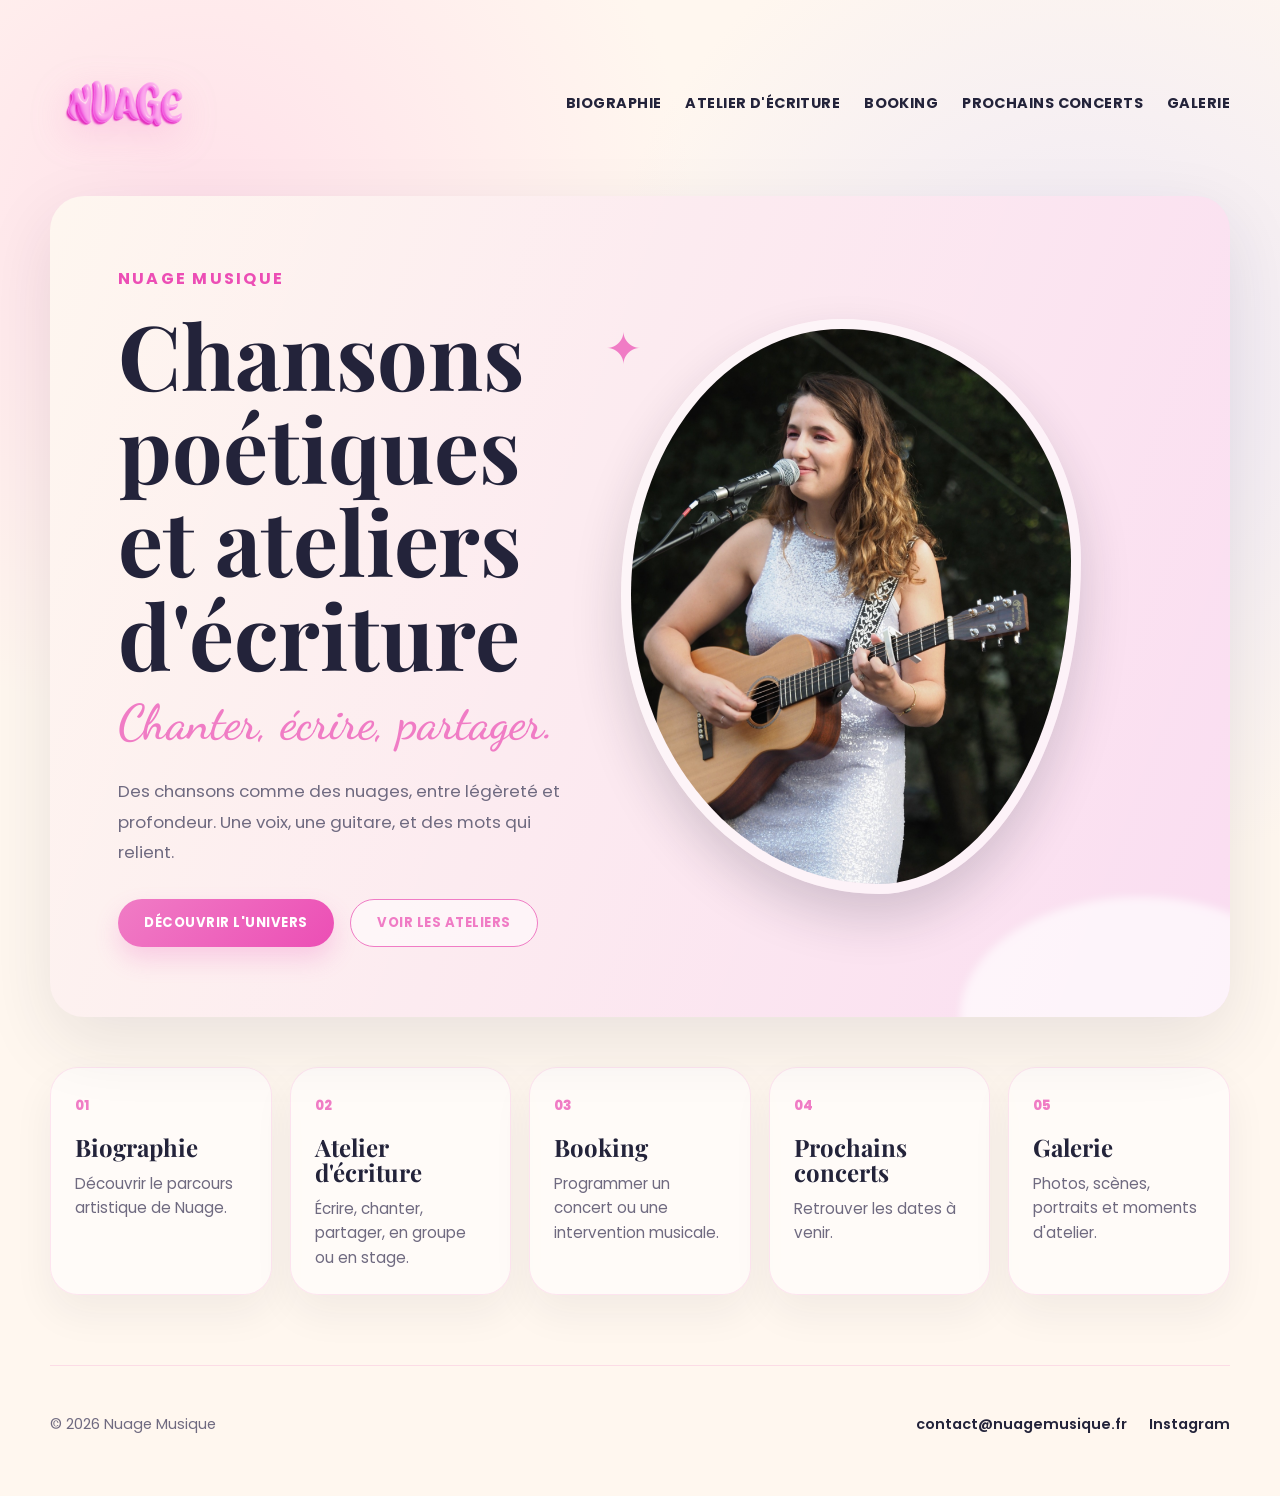
<file: index.html>
<!DOCTYPE html>
<html lang="fr">
<head>
  <meta charset="UTF-8" />
  <meta name="viewport" content="width=device-width, initial-scale=1.0" />
  <title>Nuage Musique</title>
  <meta name="description" content="Nuage Musique, chansons poétiques, concerts et ateliers d'écriture de chansons à Paris." />
  <link rel="preconnect" href="https://fonts.googleapis.com">
  <link rel="preconnect" href="https://fonts.gstatic.com" crossorigin>
  <link href="https://fonts.googleapis.com/css2?family=Playfair+Display:wght@600;700&family=Poppins:wght@300;400;500;600;700&family=Dancing+Script:wght@600&display=swap" rel="stylesheet">
  <link rel="stylesheet" href="style.css" />
</head>
<body>
  <header class="site-header">
    <a class="brand" href="index.html" aria-label="Accueil Nuage Musique">
      <img src="images/logo-nuage-rose.png" alt="Logo Nuage" />
    </a>
    <nav class="main-nav" aria-label="Navigation principale">
      <a href="biographie.html">Biographie</a>
      <a href="ateliers.html">Atelier&nbsp;d'écriture</a>
      <a href="booking.html">Booking</a>
      <a href="concerts.html">Prochains&nbsp;concerts</a>
      <a href="galerie.html">Galerie</a>
    </nav>
  </header>

  <main>
    <section class="hero">
      <div class="hero-text">
        <p class="eyebrow">Nuage Musique</p>
        <h1>Chansons poétiques<br>et ateliers d'écriture</h1>
        <p class="intro">Des chansons comme des nuages, entre légèreté et profondeur. Une voix, une guitare, et des mots qui relient.</p>
        <div class="actions">
          <a class="button primary" href="biographie.html">Découvrir l'univers</a>
          <a class="button secondary" href="ateliers.html">Voir les ateliers</a>
        </div>
      </div>
      <div class="hero-image">
        <img src="images/photos/concert-1.jpeg" alt="Nuage en concert avec une guitare" />
      </div>
    </section>

    <section class="home-cards" aria-label="Accès rapides">
      <a class="card" href="biographie.html">
        <span>01</span>
        <h2>Biographie</h2>
        <p>Découvrir le parcours artistique de Nuage.</p>
      </a>
      <a class="card" href="ateliers.html">
        <span>02</span>
        <h2>Atelier d'écriture</h2>
        <p>Écrire, chanter, partager, en groupe ou en stage.</p>
      </a>
      <a class="card" href="booking.html">
        <span>03</span>
        <h2>Booking</h2>
        <p>Programmer un concert ou une intervention musicale.</p>
      </a>
      <a class="card" href="concerts.html">
        <span>04</span>
        <h2>Prochains concerts</h2>
        <p>Retrouver les dates à venir.</p>
      </a>
      <a class="card" href="galerie.html">
        <span>05</span>
        <h2>Galerie</h2>
        <p>Photos, scènes, portraits et moments d'atelier.</p>
      </a>
    </section>
  </main>

  <footer class="site-footer">
    <p>© 2026 Nuage Musique</p>
    <div class="footer-links">
      <a href="mailto:contact@nuagemusique.fr">contact@nuagemusique.fr</a>
      <a href="https://www.instagram.com/nuage.musique/">Instagram</a>
    </div>
  </footer>
</body>
</html>
</file>
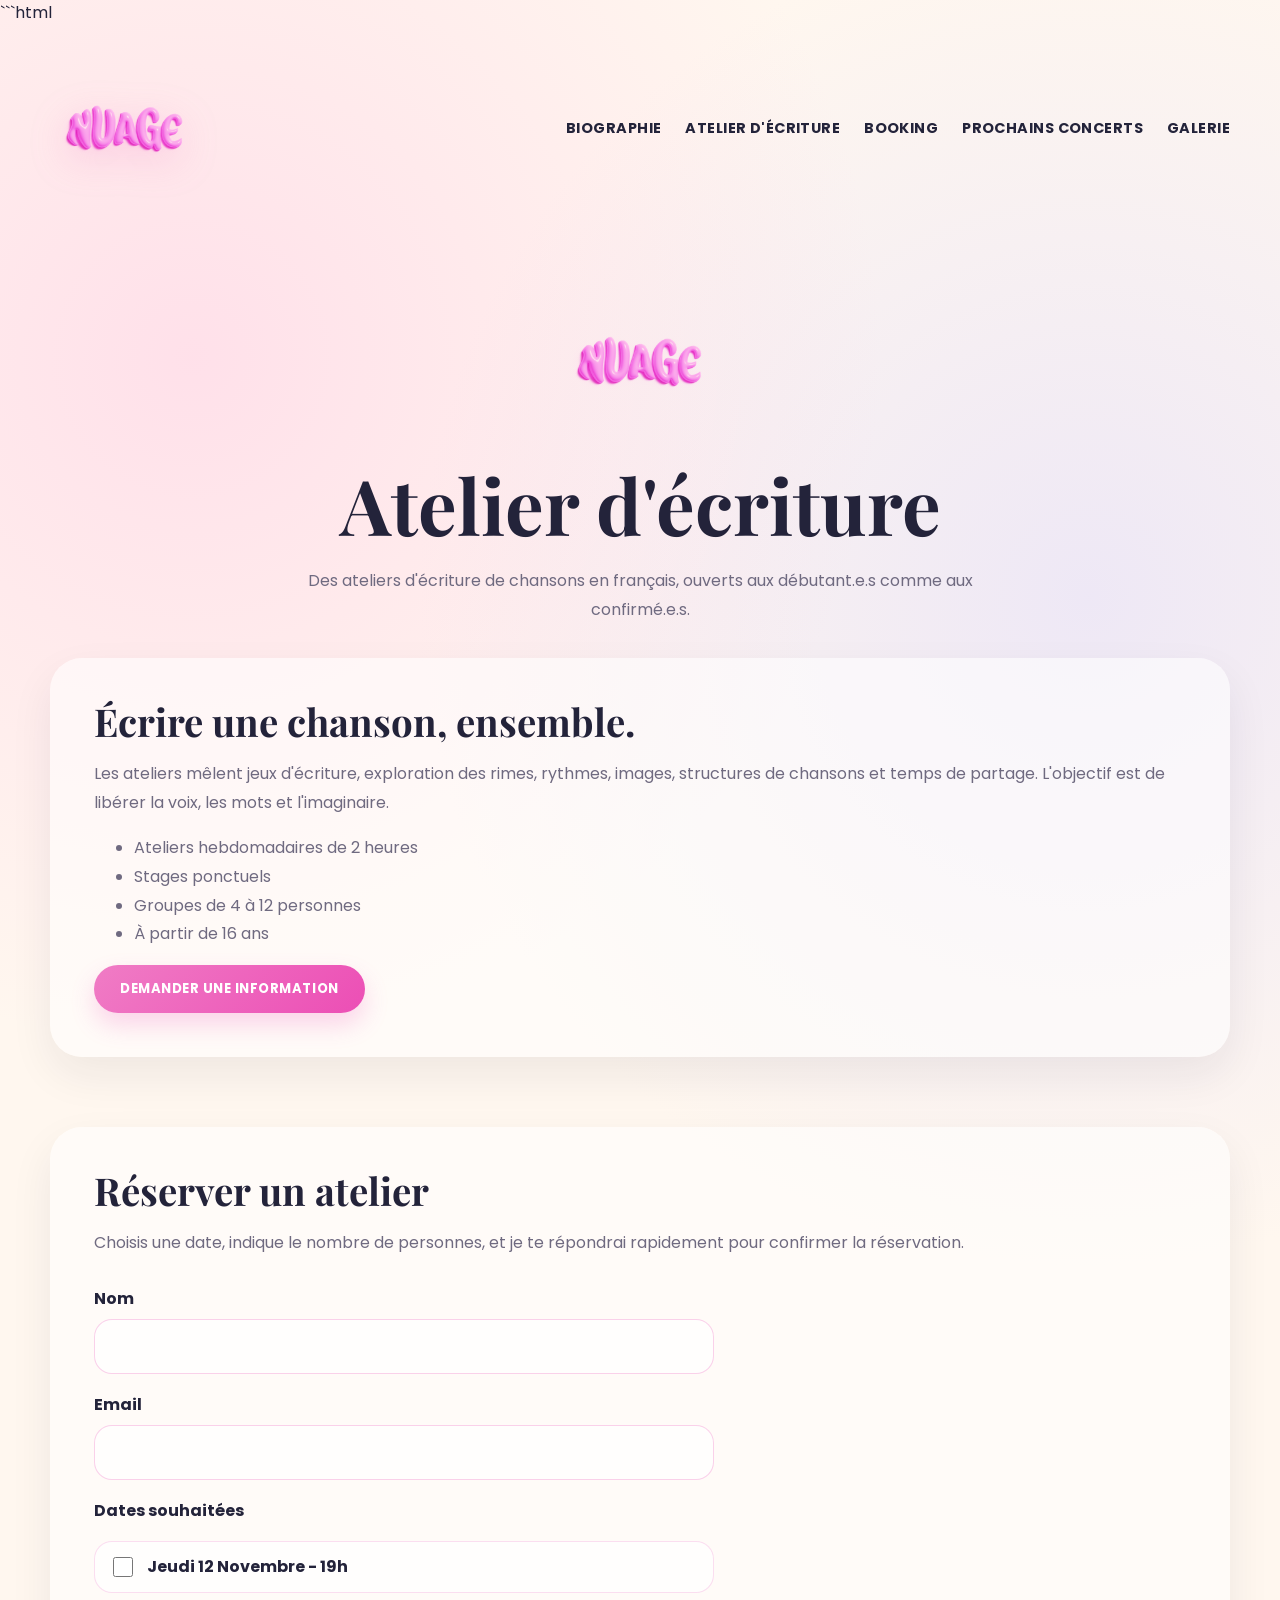
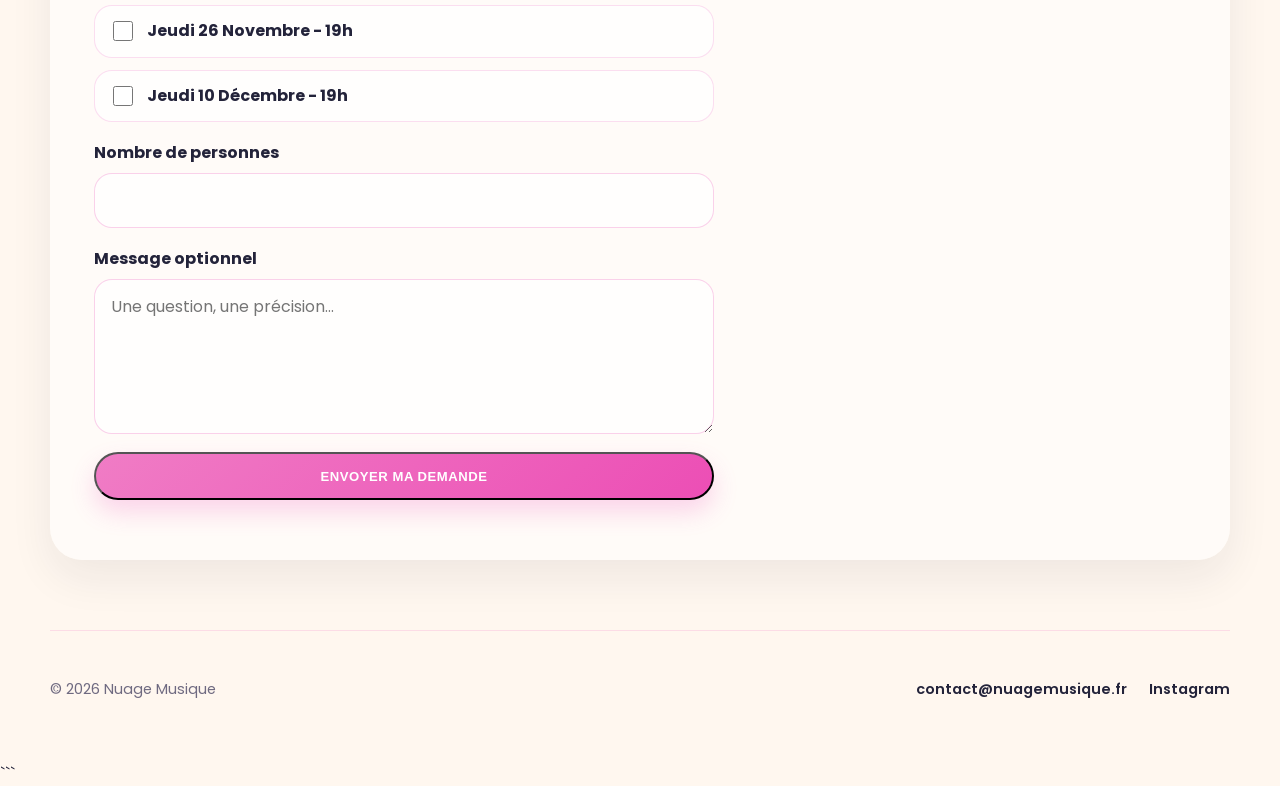
<file: ateliers.html>
```html
<!DOCTYPE html>
<html lang="fr">
<head>
  <meta charset="UTF-8" />
  <meta name="viewport" content="width=device-width, initial-scale=1.0" />
  <title>Ateliers - Nuage Musique</title>

  <link rel="preconnect" href="https://fonts.googleapis.com">
  <link rel="preconnect" href="https://fonts.gstatic.com" crossorigin>
  <link href="https://fonts.googleapis.com/css2?family=Playfair+Display:wght@600;700&family=Poppins:wght@300;400;500;600;700&family=Dancing+Script:wght@600&display=swap" rel="stylesheet">

  <link rel="stylesheet" href="style.css" />
</head>

<body>

  <header class="site-header">
    <a class="brand" href="index.html">
      <img src="images/logo-nuage-rose.png" alt="Logo Nuage" />
    </a>

    <nav class="main-nav">
      <a href="biographie.html">Biographie</a>
      <a href="ateliers.html">Atelier d'écriture</a>
      <a href="booking.html">Booking</a>
      <a href="concerts.html">Prochains concerts</a>
      <a href="galerie.html">Galerie</a>
    </nav>
  </header>

  <main>

    <section class="page-hero">
      <img class="logo-small" src="images/logo-nuage-rose.png" alt="Logo Nuage" />

      <h1>Atelier d'écriture</h1>

      <p>
        Des ateliers d'écriture de chansons en français,
        ouverts aux débutant.e.s comme aux confirmé.e.s.
      </p>
    </section>

    <section class="page-section">
      <h2>Écrire une chanson, ensemble.</h2>

      <p>
        Les ateliers mêlent jeux d'écriture, exploration des rimes,
        rythmes, images, structures de chansons et temps de partage.
        L'objectif est de libérer la voix, les mots et l'imaginaire.
      </p>

      <ul>
        <li>Ateliers hebdomadaires de 2 heures</li>
        <li>Stages ponctuels</li>
        <li>Groupes de 4 à 12 personnes</li>
        <li>À partir de 16 ans</li>
      </ul>

      <a class="button primary" href="mailto:contact@nuagemusique.fr">
        Demander une information
      </a>
    </section>

    <section class="page-section">

      <h2>Réserver un atelier</h2>

      <p>
        Choisis une date, indique le nombre de personnes,
        et je te répondrai rapidement pour confirmer la réservation.
      </p>

      <form
        class="booking-form"
        action="https://formspree.io/f/xgobyndw"
        method="POST"
      >
      <input
        type="hidden"
        name="_next"
        value="https://nuagemusique.github.io/nuagemusique-site/merci.html"
      >
        <label>
          Nom
          <input type="text" name="nom" required>
        </label>

        <label>
          Email
          <input type="email" name="email" required>
        </label>

       <label>Dates souhaitées</label>

<div class="date-options">

  <label class="date-option">
    <input type="checkbox" name="dates[]" value="Jeudi 12 Novembre - 19h">
    <span>Jeudi 12 Novembre - 19h</span>
  </label>

  <label class="date-option">
    <input type="checkbox" name="dates[]" value="Jeudi 26 Novembre - 19h">
    <span>Jeudi 26 Novembre - 19h</span>
  </label>

  <label class="date-option">
    <input type="checkbox" name="dates[]" value="Jeudi 10 Décembre - 19h">
    <span>Jeudi 10 Décembre - 19h</span>
  </label>

</div>

        <label>
          Nombre de personnes
          <input
            type="number"
            name="nombre_de_personnes"
            min="1"
            max="10"
            required
          >
        </label>

        <label>
          Message optionnel
          <textarea
            name="message"
            rows="5"
            placeholder="Une question, une précision..."
          ></textarea>
        </label>

        <button class="button primary" type="submit">
          Envoyer ma demande
        </button>

      </form>

    </section>

  </main>

  <footer class="site-footer">
    <p>© 2026 Nuage Musique</p>

    <div class="footer-links">
      <a href="mailto:contact@nuagemusique.fr">
        contact@nuagemusique.fr
      </a>

      <a href="https://www.instagram.com/nuage.musique/" target="_blank">
        Instagram
      </a>
    </div>
  </footer>

</body>
</html>
```
</file>
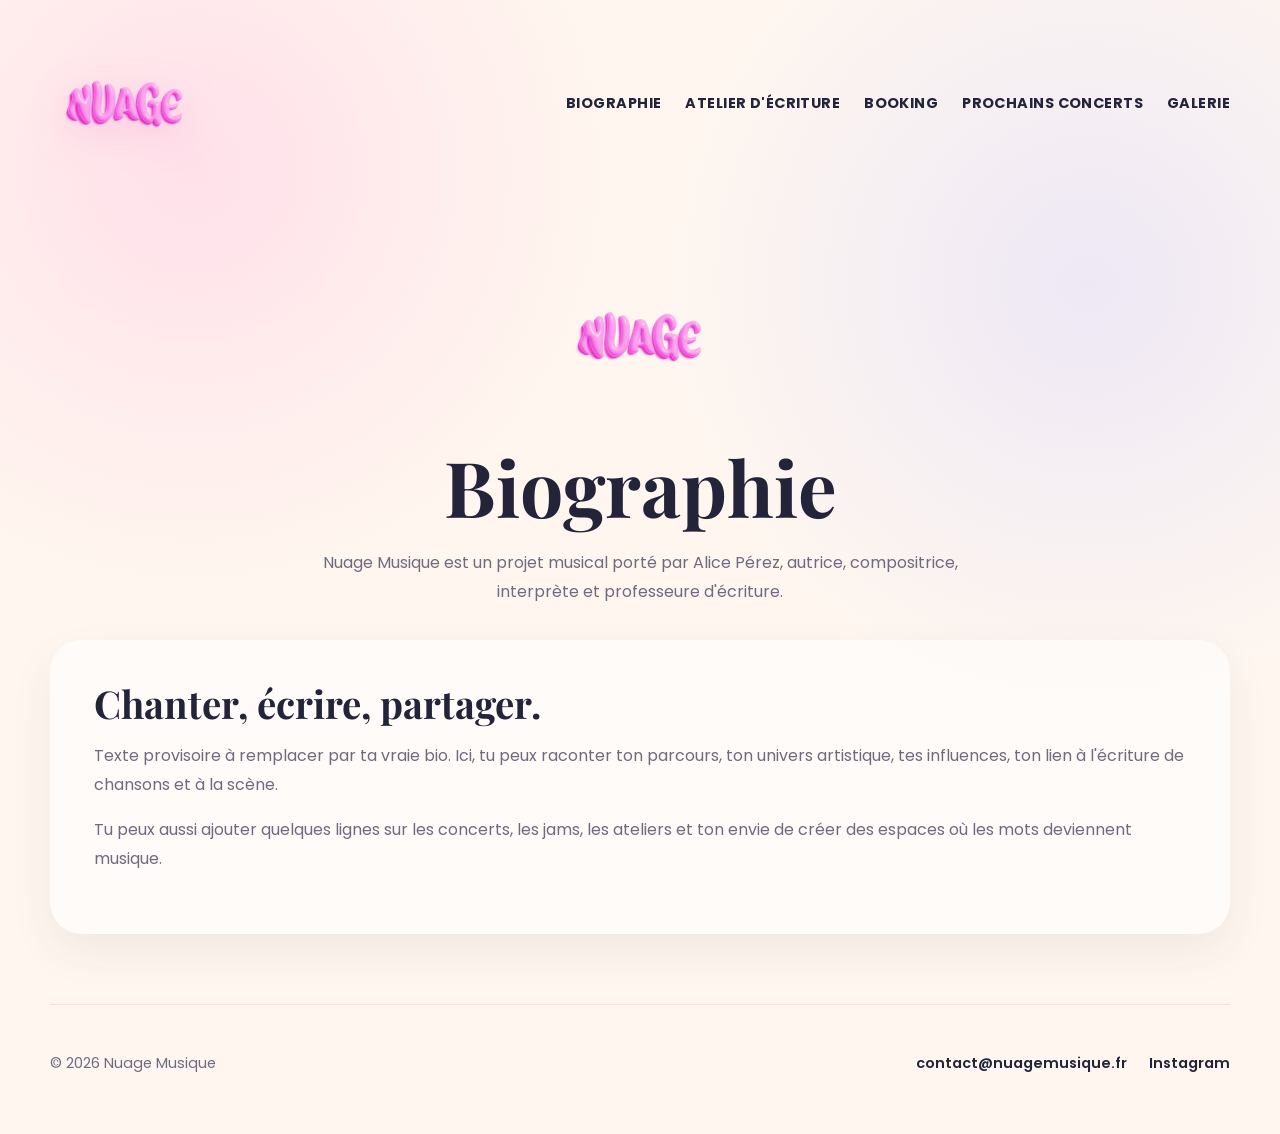
<file: biographie.html>
<!DOCTYPE html>
<html lang="fr">
<head>
  <meta charset="UTF-8" />
  <meta name="viewport" content="width=device-width, initial-scale=1.0" />
  <title>Biographie - Nuage Musique</title>
  <link rel="preconnect" href="https://fonts.googleapis.com">
  <link rel="preconnect" href="https://fonts.gstatic.com" crossorigin>
  <link href="https://fonts.googleapis.com/css2?family=Playfair+Display:wght@600;700&family=Poppins:wght@300;400;500;600;700&family=Dancing+Script:wght@600&display=swap" rel="stylesheet">
  <link rel="stylesheet" href="style.css" />
</head>
<body>
  <header class="site-header">
    <a class="brand" href="index.html"><img src="images/logo-nuage-rose.png" alt="Logo Nuage" /></a>
    <nav class="main-nav">
      <a href="biographie.html">Biographie</a>
      <a href="ateliers.html">Atelier d'écriture</a>
      <a href="booking.html">Booking</a>
      <a href="concerts.html">Prochains concerts</a>
      <a href="galerie.html">Galerie</a>
    </nav>
  </header>
  <main>
    <section class="page-hero">
      <img class="logo-small" src="images/logo-nuage-rose.png" alt="Logo Nuage" />
      <h1>Biographie</h1>
      <p>Nuage Musique est un projet musical porté par Alice Pérez, autrice, compositrice, interprète et professeure d'écriture.</p>
    </section>
    <section class="page-section">
      <h2>Chanter, écrire, partager.</h2>
      <p>Texte provisoire à remplacer par ta vraie bio. Ici, tu peux raconter ton parcours, ton univers artistique, tes influences, ton lien à l'écriture de chansons et à la scène.</p>
      <p>Tu peux aussi ajouter quelques lignes sur les concerts, les jams, les ateliers et ton envie de créer des espaces où les mots deviennent musique.</p>
    </section>
  </main>
  <footer class="site-footer"><p>© 2026 Nuage Musique</p><div class="footer-links"><a href="mailto:contact@nuagemusique.fr">contact@nuagemusique.fr</a><a href="https://www.instagram.com/nuage.musique/">Instagram</a></div></footer>
</body>
</html>
</file>
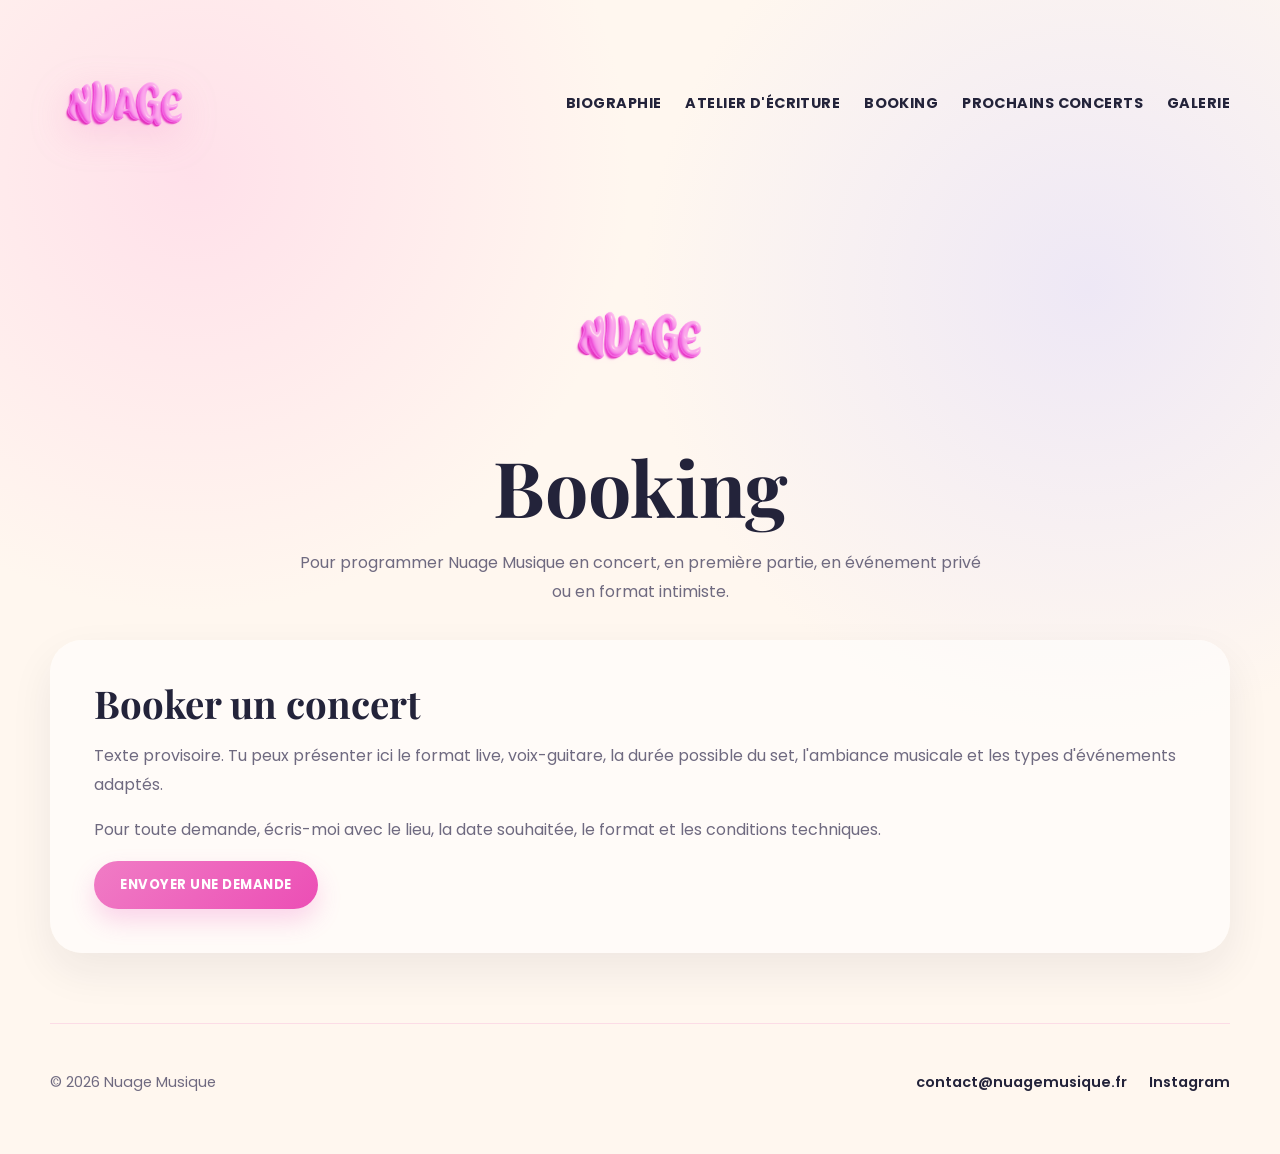
<file: booking.html>
<!DOCTYPE html>
<html lang="fr">
<head>
  <meta charset="UTF-8" />
  <meta name="viewport" content="width=device-width, initial-scale=1.0" />
  <title>Booking - Nuage Musique</title>
  <link rel="preconnect" href="https://fonts.googleapis.com">
  <link rel="preconnect" href="https://fonts.gstatic.com" crossorigin>
  <link href="https://fonts.googleapis.com/css2?family=Playfair+Display:wght@600;700&family=Poppins:wght@300;400;500;600;700&family=Dancing+Script:wght@600&display=swap" rel="stylesheet">
  <link rel="stylesheet" href="style.css" />
</head>
<body>
  <header class="site-header">
    <a class="brand" href="index.html"><img src="images/logo-nuage-rose.png" alt="Logo Nuage" /></a>
    <nav class="main-nav">
      <a href="biographie.html">Biographie</a>
      <a href="ateliers.html">Atelier d'écriture</a>
      <a href="booking.html">Booking</a>
      <a href="concerts.html">Prochains concerts</a>
      <a href="galerie.html">Galerie</a>
    </nav>
  </header>
  <main>
    <section class="page-hero">
      <img class="logo-small" src="images/logo-nuage-rose.png" alt="Logo Nuage" />
      <h1>Booking</h1>
      <p>Pour programmer Nuage Musique en concert, en première partie, en événement privé ou en format intimiste.</p>
    </section>
    <section class="page-section">
      <h2>Booker un concert</h2>
      <p>Texte provisoire. Tu peux présenter ici le format live, voix-guitare, la durée possible du set, l'ambiance musicale et les types d'événements adaptés.</p>
      <p>Pour toute demande, écris-moi avec le lieu, la date souhaitée, le format et les conditions techniques.</p>
      <a class="button primary" href="mailto:contact@nuagemusique.fr">Envoyer une demande</a>
    </section>
  </main>
  <footer class="site-footer"><p>© 2026 Nuage Musique</p><div class="footer-links"><a href="mailto:contact@nuagemusique.fr">contact@nuagemusique.fr</a><a href="https://www.instagram.com/nuage.musique/">Instagram</a></div></footer>
</body>
</html>
</file>
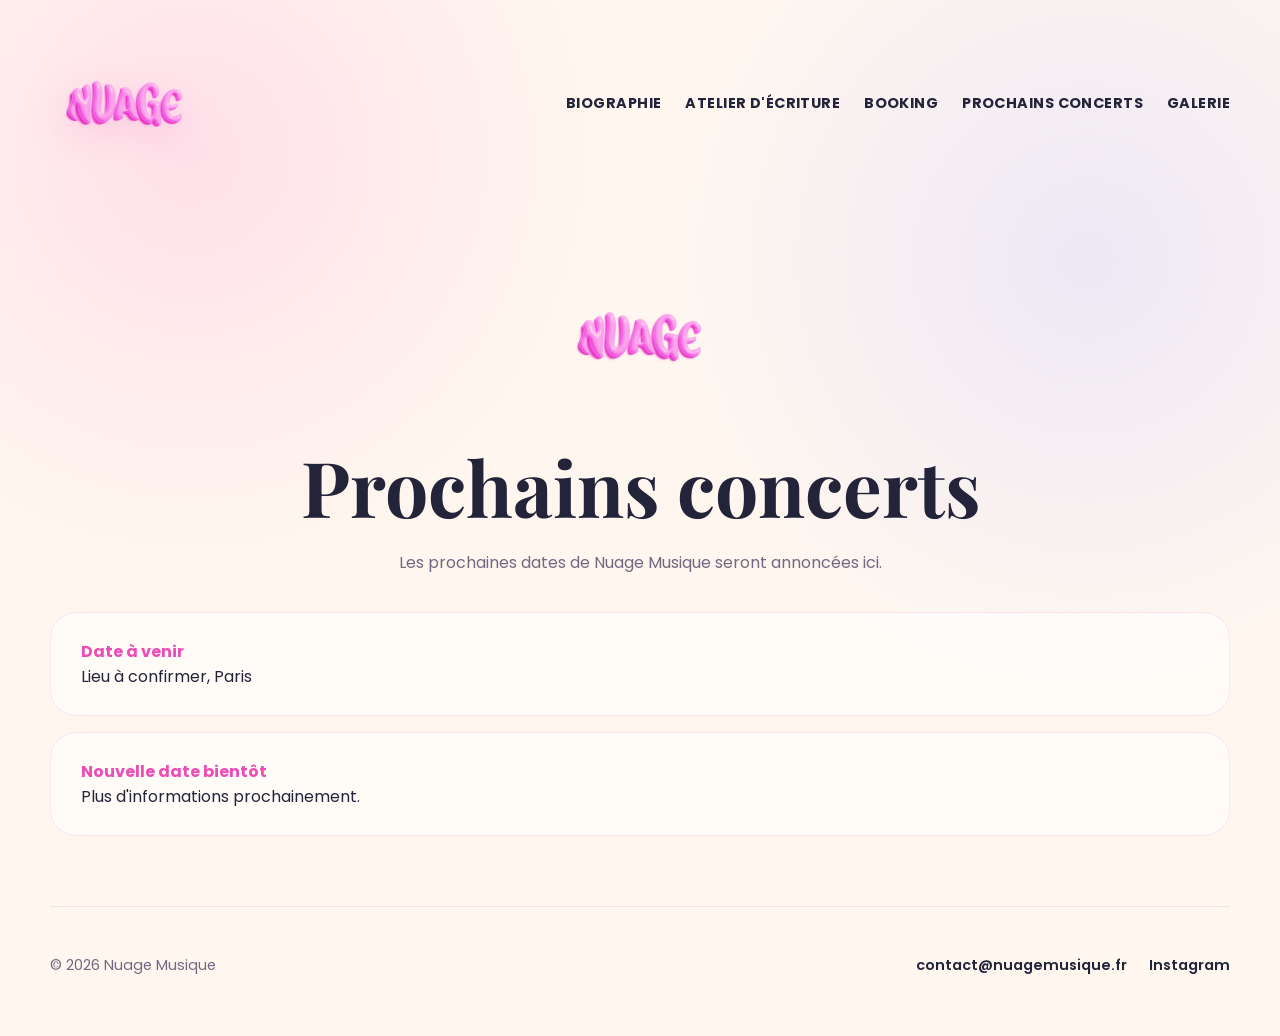
<file: concerts.html>
<!DOCTYPE html>
<html lang="fr">
<head>
  <meta charset="UTF-8" />
  <meta name="viewport" content="width=device-width, initial-scale=1.0" />
  <title>Concerts - Nuage Musique</title>
  <link rel="preconnect" href="https://fonts.googleapis.com">
  <link rel="preconnect" href="https://fonts.gstatic.com" crossorigin>
  <link href="https://fonts.googleapis.com/css2?family=Playfair+Display:wght@600;700&family=Poppins:wght@300;400;500;600;700&family=Dancing+Script:wght@600&display=swap" rel="stylesheet">
  <link rel="stylesheet" href="style.css" />
</head>
<body>
  <header class="site-header">
    <a class="brand" href="index.html"><img src="images/logo-nuage-rose.png" alt="Logo Nuage" /></a>
    <nav class="main-nav">
      <a href="biographie.html">Biographie</a>
      <a href="ateliers.html">Atelier d'écriture</a>
      <a href="booking.html">Booking</a>
      <a href="concerts.html">Prochains concerts</a>
      <a href="galerie.html">Galerie</a>
    </nav>
  </header>
  <main>
    <section class="page-hero">
      <img class="logo-small" src="images/logo-nuage-rose.png" alt="Logo Nuage" />
      <h1>Prochains concerts</h1>
      <p>Les prochaines dates de Nuage Musique seront annoncées ici.</p>
    </section>
    <section class="concert-list">
      <article class="concert-item"><strong>Date à venir</strong><br>Lieu à confirmer, Paris</article>
      <article class="concert-item"><strong>Nouvelle date bientôt</strong><br>Plus d'informations prochainement.</article>
    </section>
  </main>
  <footer class="site-footer"><p>© 2026 Nuage Musique</p><div class="footer-links"><a href="mailto:contact@nuagemusique.fr">contact@nuagemusique.fr</a><a href="https://www.instagram.com/nuage.musique/">Instagram</a></div></footer>
</body>
</html>
</file>
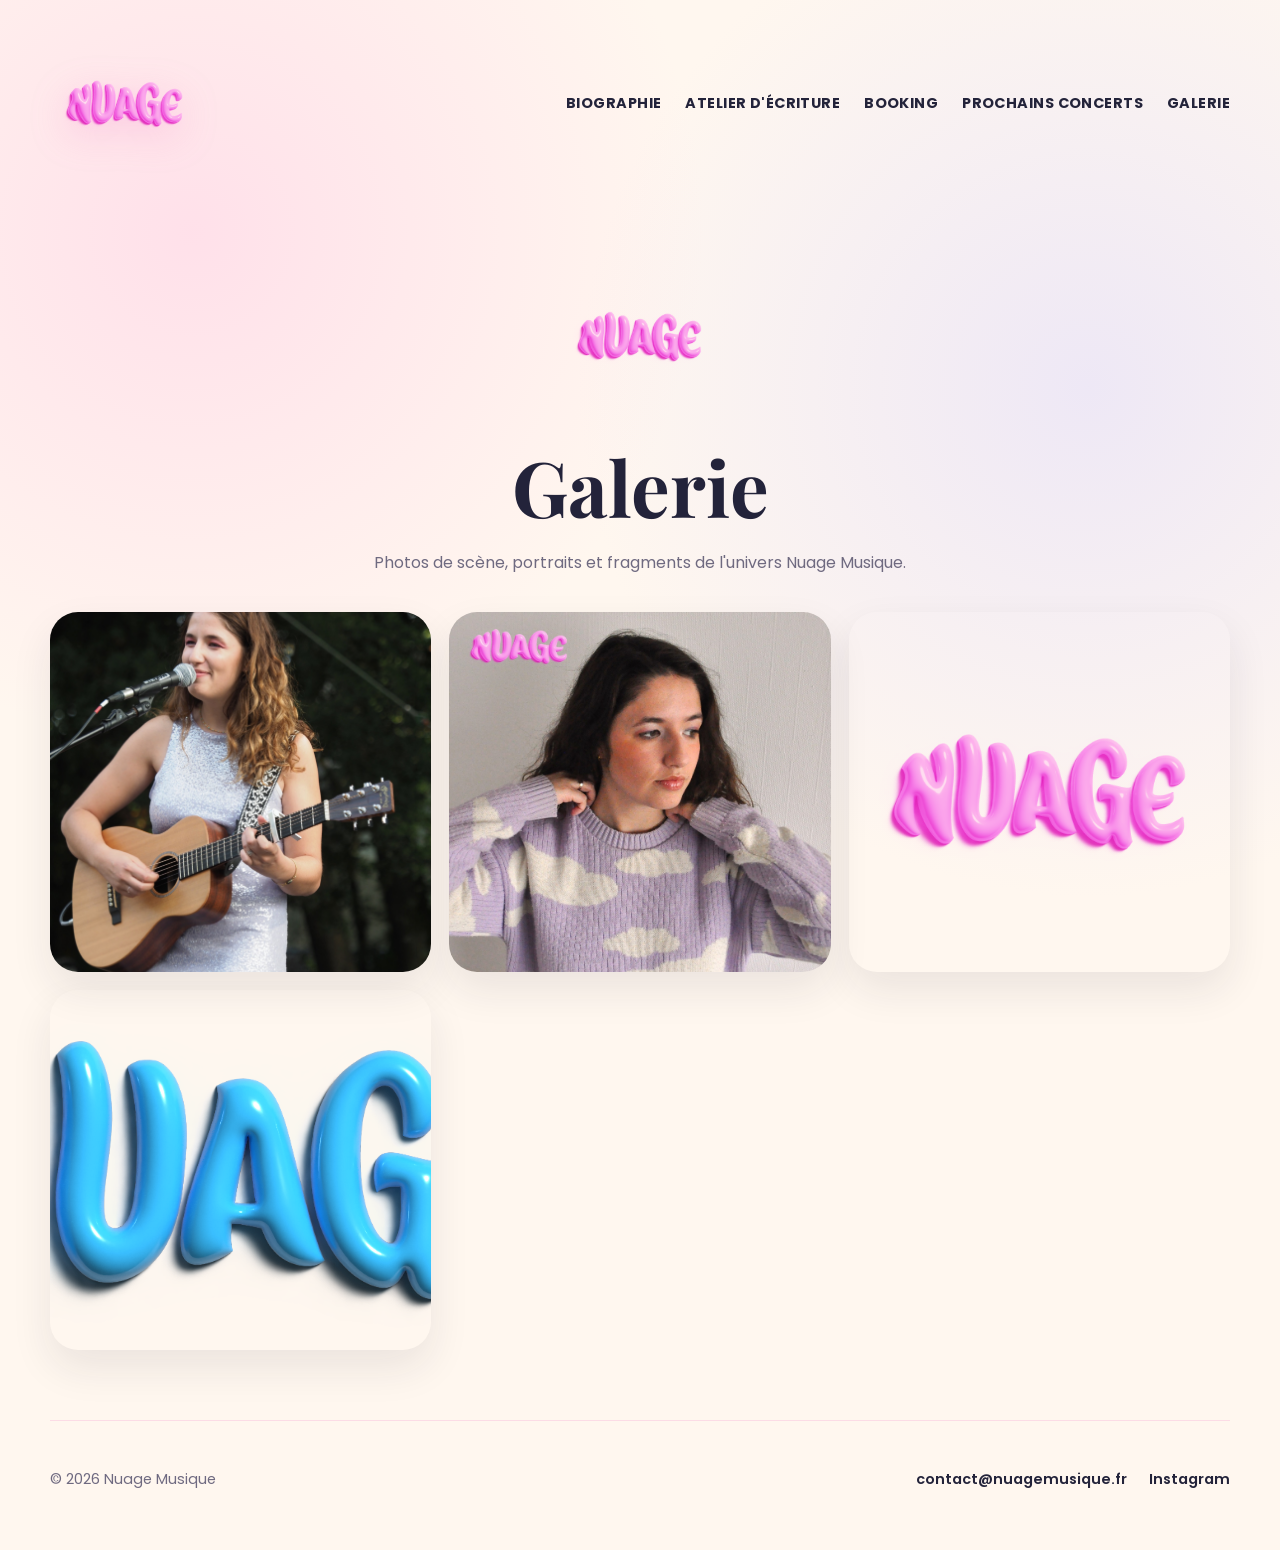
<file: galerie.html>
<!DOCTYPE html>
<html lang="fr">
<head>
  <meta charset="UTF-8" />
  <meta name="viewport" content="width=device-width, initial-scale=1.0" />
  <title>Galerie - Nuage Musique</title>
  <link rel="preconnect" href="https://fonts.googleapis.com">
  <link rel="preconnect" href="https://fonts.gstatic.com" crossorigin>
  <link href="https://fonts.googleapis.com/css2?family=Playfair+Display:wght@600;700&family=Poppins:wght@300;400;500;600;700&family=Dancing+Script:wght@600&display=swap" rel="stylesheet">
  <link rel="stylesheet" href="style.css" />
</head>
<body>
  <header class="site-header">
    <a class="brand" href="index.html"><img src="images/logo-nuage-rose.png" alt="Logo Nuage" /></a>
    <nav class="main-nav">
      <a href="biographie.html">Biographie</a>
      <a href="ateliers.html">Atelier d'écriture</a>
      <a href="booking.html">Booking</a>
      <a href="concerts.html">Prochains concerts</a>
      <a href="galerie.html">Galerie</a>
    </nav>
  </header>
  <main>
    <section class="page-hero">
      <img class="logo-small" src="images/logo-nuage-rose.png" alt="Logo Nuage" />
      <h1>Galerie</h1>
      <p>Photos de scène, portraits et fragments de l'univers Nuage Musique.</p>
    </section>
    <section class="gallery-grid">
      <img src="images/photos/concert-1.jpeg" alt="Nuage en concert" />
      <img src="images/photos/portrait-nuage.jpg" alt="Portrait Nuage" />
      <img src="images/logo-nuage-rose.png" alt="Logo Nuage rose" />
      <img src="images/logo-nuage-bleu.png" alt="Logo Nuage bleu" />
    </section>
  </main>
  <footer class="site-footer"><p>© 2026 Nuage Musique</p><div class="footer-links"><a href="mailto:contact@nuagemusique.fr">contact@nuagemusique.fr</a><a href="https://www.instagram.com/nuage.musique/">Instagram</a></div></footer>
</body>
</html>
</file>
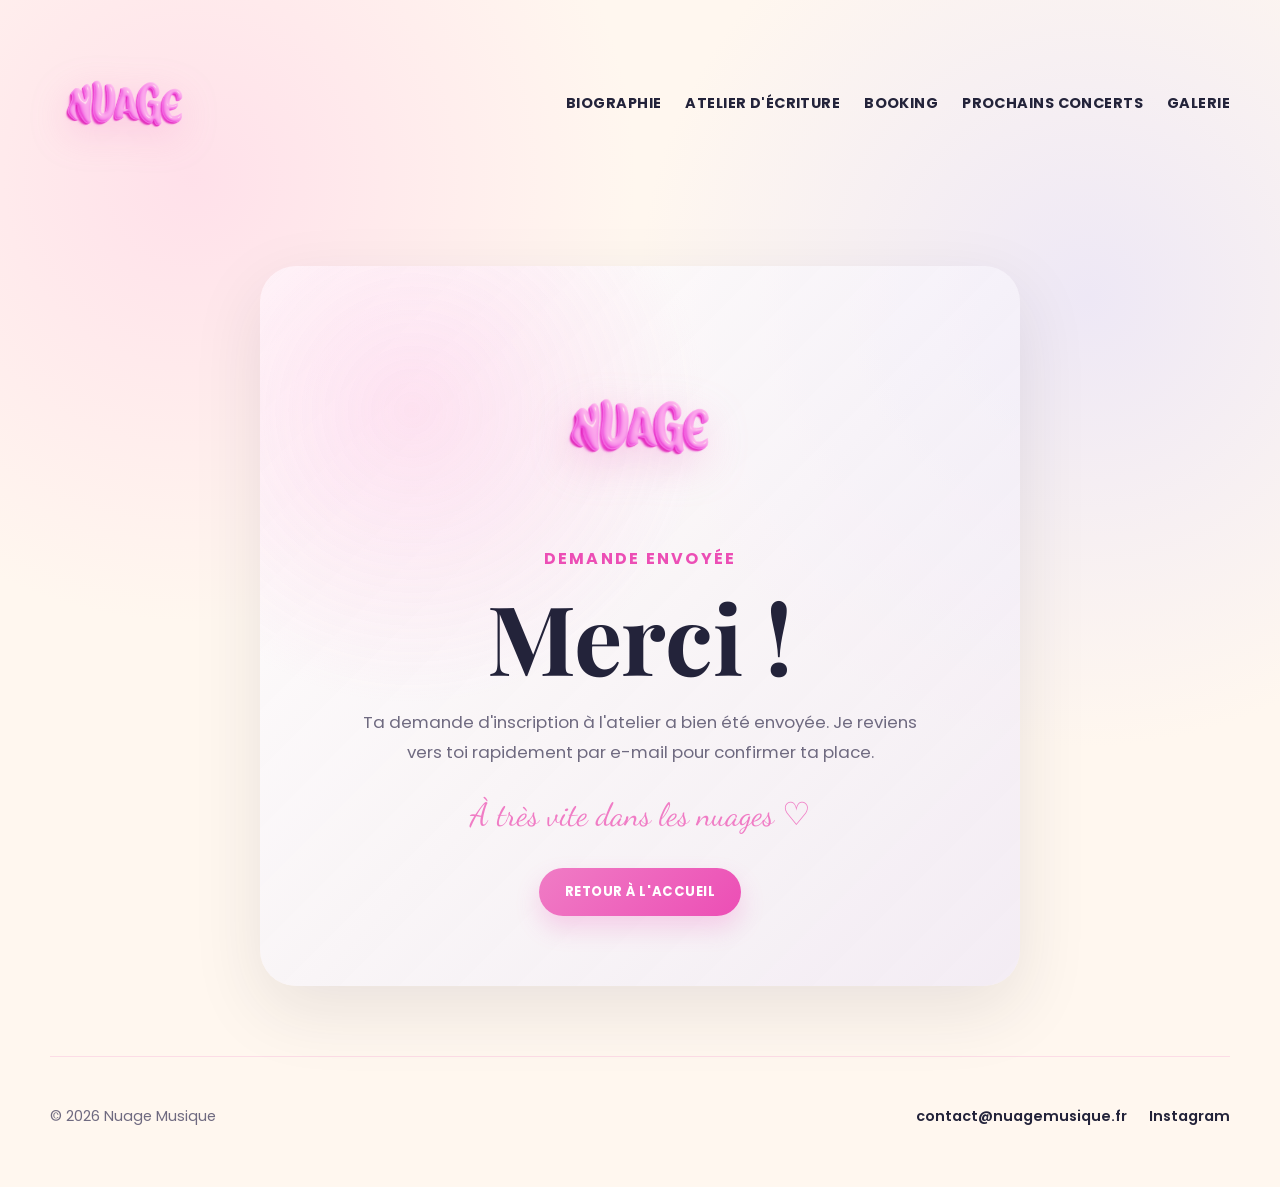
<file: merci.html>
<!DOCTYPE html>
<html lang="fr">
<head>
  <meta charset="UTF-8" />
  <meta name="viewport" content="width=device-width, initial-scale=1.0" />

  <title>Merci - Nuage Musique</title>

  <link rel="preconnect" href="https://fonts.googleapis.com">
  <link rel="preconnect" href="https://fonts.gstatic.com" crossorigin>

  <link
    href="https://fonts.googleapis.com/css2?family=Playfair+Display:wght@600;700&family=Poppins:wght@300;400;500;600;700&family=Dancing+Script:wght@600&display=swap"
    rel="stylesheet"
  >

  <link rel="stylesheet" href="style.css" />
</head>

<body>

  <header class="site-header">

    <a class="brand" href="index.html">
      <img
        src="images/logo-nuage-rose.png"
        alt="Logo Nuage"
      />
    </a>

    <nav class="main-nav">
      <a href="biographie.html">Biographie</a>
      <a href="ateliers.html">Atelier d'écriture</a>
      <a href="booking.html">Booking</a>
      <a href="concerts.html">Prochains concerts</a>
      <a href="galerie.html">Galerie</a>
    </nav>

  </header>


  <main>

    <section class="thank-you">

      <img
        class="thank-you-logo"
        src="images/logo-nuage-rose.png"
        alt="Nuage"
      />

      <p class="eyebrow">Demande envoyée</p>

      <h1>Merci !</h1>

      <p class="thank-you-text">
        Ta demande d'inscription à l'atelier a bien été envoyée.
        Je reviens vers toi rapidement par e-mail pour confirmer ta place.
      </p>

      <p class="thank-you-signature">
        À très vite dans les nuages ♡
      </p>

      <a class="button primary" href="index.html">
        Retour à l'accueil
      </a>

    </section>

  </main>


  <footer class="site-footer">

    <p>© 2026 Nuage Musique</p>

    <div class="footer-links">

      <a href="mailto:contact@nuagemusique.fr">
        contact@nuagemusique.fr
      </a>

      <a
        href="https://www.instagram.com/nuage.musique/"
        target="_blank"
      >
        Instagram
      </a>

    </div>

  </footer>

</body>
</html>
</file>
<file: style.css>
:root {
  --cream: #fff7ef;
  --lavender: #ede7f6;
  --pink-light: #ffb6e0;
  --pink: #f07cc5;
  --hot-pink: #ec4eb5;
  --ink: #23233a;
  --muted: #6f6a80;
  --white: #ffffff;
}

* { box-sizing: border-box; }

html { scroll-behavior: smooth; }

body {
  margin: 0;
  font-family: "Poppins", Arial, sans-serif;
  color: var(--ink);
  background:
    radial-gradient(circle at 15% 15%, rgba(255, 182, 224, 0.35), transparent 30%),
    radial-gradient(circle at 85% 25%, rgba(237, 231, 246, 0.95), transparent 32%),
    var(--cream);
}

a { color: inherit; text-decoration: none; }

.site-header {
  width: min(1180px, calc(100% - 40px));
  margin: 0 auto;
  padding: 28px 0 18px;
  display: flex;
  align-items: center;
  justify-content: space-between;
  gap: 30px;
}

.brand img {
  width: 150px;
  display: block;
  filter: drop-shadow(0 10px 18px rgba(240, 124, 197, 0.25));
}

.main-nav {
  display: flex;
  align-items: center;
  justify-content: flex-end;
  gap: 24px;
  font-size: 0.9rem;
  font-weight: 700;
  letter-spacing: 0.03em;
  text-transform: uppercase;
}

.main-nav a {
  position: relative;
  padding: 10px 0;
}

.main-nav a::after {
  content: "";
  position: absolute;
  left: 0;
  bottom: 3px;
  width: 0;
  height: 2px;
  background: var(--pink);
  transition: width 0.25s ease;
}

.main-nav a:hover::after,
.main-nav a.active::after { width: 100%; }

.hero {
  width: min(1180px, calc(100% - 40px));
  min-height: 620px;
  margin: 0 auto 50px;
  padding: 70px 68px;
  border-radius: 34px;
  display: grid;
  grid-template-columns: 0.92fr 1.08fr;
  align-items: center;
  gap: 42px;
  background:
    linear-gradient(110deg, rgba(255, 247, 239, 0.96), rgba(255, 217, 239, 0.72)),
    var(--lavender);
  box-shadow: 0 24px 70px rgba(35, 35, 58, 0.10);
  overflow: hidden;
  position: relative;
}

.hero::before {
  content: "✦";
  position: absolute;
  top: 120px;
  left: 47%;
  color: var(--pink);
  font-size: 44px;
}

.hero::after {
  content: "";
  position: absolute;
  right: -90px;
  bottom: -120px;
  width: 360px;
  height: 240px;
  background: rgba(255, 255, 255, 0.65);
  border-radius: 50%;
  filter: blur(4px);
}

.eyebrow {
  margin: 0 0 16px;
  font-size: 1rem;
  font-weight: 700;
  color: var(--hot-pink);
  text-transform: uppercase;
  letter-spacing: 0.14em;
}

h1, h2, h3 {
  font-family: "Playfair Display", Georgia, serif;
  line-height: 1.04;
}

h1 {
  margin: 0;
  font-size: clamp(3.1rem, 7vw, 5.7rem);
  color: var(--ink);
}

.hero h1::after {
  content: "Chanter, écrire, partager.";
  display: block;
  margin-top: 18px;
  font-family: "Dancing Script", cursive;
  font-size: clamp(2rem, 3.8vw, 3.2rem);
  color: var(--pink);
  font-weight: 600;
}

.intro {
  margin: 28px 0 32px;
  max-width: 520px;
  font-size: 1.05rem;
  line-height: 1.8;
  color: var(--muted);
}

.actions { display: flex; flex-wrap: wrap; gap: 16px; }

.button {
  display: inline-flex;
  align-items: center;
  justify-content: center;
  min-height: 48px;
  padding: 0 26px;
  border-radius: 999px;
  font-weight: 700;
  text-transform: uppercase;
  letter-spacing: 0.04em;
  font-size: 0.82rem;
  transition: transform 0.2s ease, box-shadow 0.2s ease, background 0.2s ease;
}

.button:hover { transform: translateY(-2px); }

.primary {
  color: var(--white);
  background: linear-gradient(135deg, var(--pink), var(--hot-pink));
  box-shadow: 0 12px 24px rgba(236, 78, 181, 0.22);
}

.secondary {
  color: var(--pink);
  border: 1.5px solid var(--pink);
  background: rgba(255, 255, 255, 0.48);
}

.hero-image {
  position: relative;
  z-index: 1;
  justify-self: end;
}

.hero-image img {
  width: min(460px, 100%);
  aspect-ratio: 4 / 5;
  object-fit: cover;
  object-position: center;
  display: block;
  border-radius: 48% 52% 44% 56% / 48% 42% 58% 52%;
  box-shadow: 0 24px 50px rgba(35, 35, 58, 0.18);
  border: 10px solid rgba(255, 255, 255, 0.55);
}

.home-cards,
.page-section,
.gallery-grid,
.concert-list {
  width: min(1180px, calc(100% - 40px));
  margin: 0 auto;
}

.home-cards {
  display: grid;
  grid-template-columns: repeat(5, 1fr);
  gap: 18px;
  margin-bottom: 70px;
}

.card {
  min-height: 220px;
  padding: 24px;
  border-radius: 28px;
  background: rgba(255, 255, 255, 0.55);
  border: 1px solid rgba(240, 124, 197, 0.18);
  box-shadow: 0 18px 42px rgba(35, 35, 58, 0.06);
  transition: transform 0.2s ease, box-shadow 0.2s ease;
}

.card:hover {
  transform: translateY(-5px);
  box-shadow: 0 22px 50px rgba(35, 35, 58, 0.11);
}

.card span {
  color: var(--pink);
  font-weight: 800;
  font-size: 0.82rem;
}

.card h2 {
  margin: 18px 0 12px;
  font-size: 1.5rem;
}

.card p {
  margin: 0;
  color: var(--muted);
  line-height: 1.6;
  font-size: 0.95rem;
}

.page-hero {
  width: min(980px, calc(100% - 40px));
  margin: 60px auto 34px;
  text-align: center;
}

.page-hero .logo-small { width: 160px; margin-bottom: 24px; }

.page-hero h1 { font-size: clamp(3rem, 6vw, 5rem); }

.page-hero p {
  margin: 22px auto 0;
  max-width: 700px;
  color: var(--muted);
  line-height: 1.8;
}

.page-section {
  margin-bottom: 70px;
  padding: 44px;
  border-radius: 32px;
  background: rgba(255, 255, 255, 0.58);
  box-shadow: 0 18px 44px rgba(35, 35, 58, 0.07);
}

.page-section h2 { font-size: 2.4rem; margin: 0 0 18px; }

.page-section p, .page-section li {
  color: var(--muted);
  line-height: 1.8;
}

.gallery-grid {
  display: grid;
  grid-template-columns: repeat(3, 1fr);
  gap: 18px;
  margin-bottom: 70px;
}

.gallery-grid img {
  width: 100%;
  height: 360px;
  object-fit: cover;
  border-radius: 28px;
  box-shadow: 0 18px 42px rgba(35, 35, 58, 0.09);
}

.concert-list {
  margin-bottom: 70px;
  display: grid;
  gap: 16px;
}

.concert-item {
  padding: 26px 30px;
  border-radius: 26px;
  background: rgba(255, 255, 255, 0.58);
  border: 1px solid rgba(240, 124, 197, 0.18);
}

.concert-item strong { color: var(--hot-pink); }

.site-footer {
  width: min(1180px, calc(100% - 40px));
  margin: 0 auto;
  padding: 34px 0 46px;
  display: flex;
  align-items: center;
  justify-content: space-between;
  gap: 18px;
  color: var(--muted);
  font-size: 0.9rem;
  border-top: 1px solid rgba(240, 124, 197, 0.22);
}

.footer-links { display: flex; gap: 22px; }
.footer-links a { color: var(--ink); font-weight: 600; }

@media (max-width: 980px) {
  .site-header { flex-direction: column; }
  .main-nav { justify-content: center; flex-wrap: wrap; gap: 14px 22px; }
  .hero { grid-template-columns: 1fr; padding: 46px 28px; text-align: center; }
  .hero-text { margin: 0 auto; }
  .intro { margin-left: auto; margin-right: auto; }
  .actions { justify-content: center; }
  .hero-image { justify-self: center; }
  .home-cards { grid-template-columns: repeat(2, 1fr); }
  .gallery-grid { grid-template-columns: repeat(2, 1fr); }
}

@media (max-width: 640px) {
  .site-header { width: min(100% - 28px, 1180px); }
  .brand img { width: 130px; }
  .main-nav { font-size: 0.74rem; }
  .hero, .home-cards, .page-section, .page-hero, .gallery-grid, .concert-list, .site-footer { width: min(100% - 28px, 1180px); }
  .hero { min-height: auto; border-radius: 26px; }
  .home-cards { grid-template-columns: 1fr; }
  .page-section { padding: 28px; }
  .gallery-grid { grid-template-columns: 1fr; }
  .gallery-grid img { height: 320px; }
  .site-footer { flex-direction: column; text-align: center; }
  .footer-links { flex-direction: column; gap: 10px; }
}

.booking-form {
  display: grid;
  gap: 18px;
  max-width: 620px;
  margin-top: 28px;
}

.booking-form label {
  display: grid;
  gap: 8px;
  color: var(--ink);
  font-weight: 700;
}

.booking-form input,
.booking-form select,
.booking-form textarea {
  width: 100%;
  border: 1.5px solid rgba(240, 124, 197, 0.35);
  border-radius: 18px;
  padding: 14px 16px;
  font-family: "Poppins", Arial, sans-serif;
  font-size: 1rem;
  color: var(--ink);
  background: rgba(255, 255, 255, 0.75);
}

.booking-form input:focus,
.booking-form select:focus,
.booking-form textarea:focus {
  outline: none;
  border-color: var(--pink);
  box-shadow: 0 0 0 4px rgba(240, 124, 197, 0.16);
}
.date-options {
  display: flex;
  flex-direction: column;
  gap: 12px;
}

.date-option {
  display: flex;
  align-items: center;
  gap: 12px;
  padding: 14px 18px;
  border-radius: 18px;
  background: rgba(255,255,255,0.75);
  border: 1px solid rgba(240,124,197,0.25);
  cursor: pointer;
}

.date-option:hover {
  border-color: var(--pink);
}

.date-option input {
  width: 18px;
  height: 18px;
}
.date-option input[type="checkbox"] {
  width: 18px;
  height: 18px;
  flex: 0 0 18px;
  margin: 0;
}

.date-option span {
  display: block;
  line-height: 1.4;
}
/* Alignement des cases à cocher avec les dates */

.booking-form .date-option {
  display: flex;
  flex-direction: row;
  align-items: center;
  gap: 14px;
}

.booking-form .date-option input[type="checkbox"] {
  width: 20px;
  height: 20px;
  flex: 0 0 20px;
  margin: 0;
}

.booking-form .date-option span {
  display: inline;
  margin: 0;
}
/* PAGE DE CONFIRMATION */

.thank-you {
  width: min(760px, calc(100% - 40px));
  min-height: 560px;

  margin: 70px auto;
  padding: 70px 50px;

  display: flex;
  flex-direction: column;
  align-items: center;
  justify-content: center;

  text-align: center;

  border-radius: 36px;

  background:
    radial-gradient(
      circle at 20% 20%,
      rgba(255, 182, 224, 0.35),
      transparent 35%
    ),
    linear-gradient(
      135deg,
      rgba(255, 255, 255, 0.75),
      rgba(237, 231, 246, 0.65)
    );

  box-shadow:
    0 24px 70px rgba(35, 35, 58, 0.10);
}

.thank-you-logo {
  width: 180px;
  margin-bottom: 30px;

  filter:
    drop-shadow(
      0 12px 20px rgba(240, 124, 197, 0.30)
    );
}

.thank-you h1 {
  margin: 0 0 20px;

  font-size: clamp(4rem, 8vw, 6rem);

  color: var(--ink);
}

.thank-you-text {
  max-width: 560px;

  margin: 0 auto 20px;

  color: var(--muted);

  font-size: 1.05rem;
  line-height: 1.8;
}

.thank-you-signature {
  margin: 8px 0 34px;

  font-family: "Dancing Script", cursive;

  font-size: 2rem;

  color: var(--pink);
}
</file>
